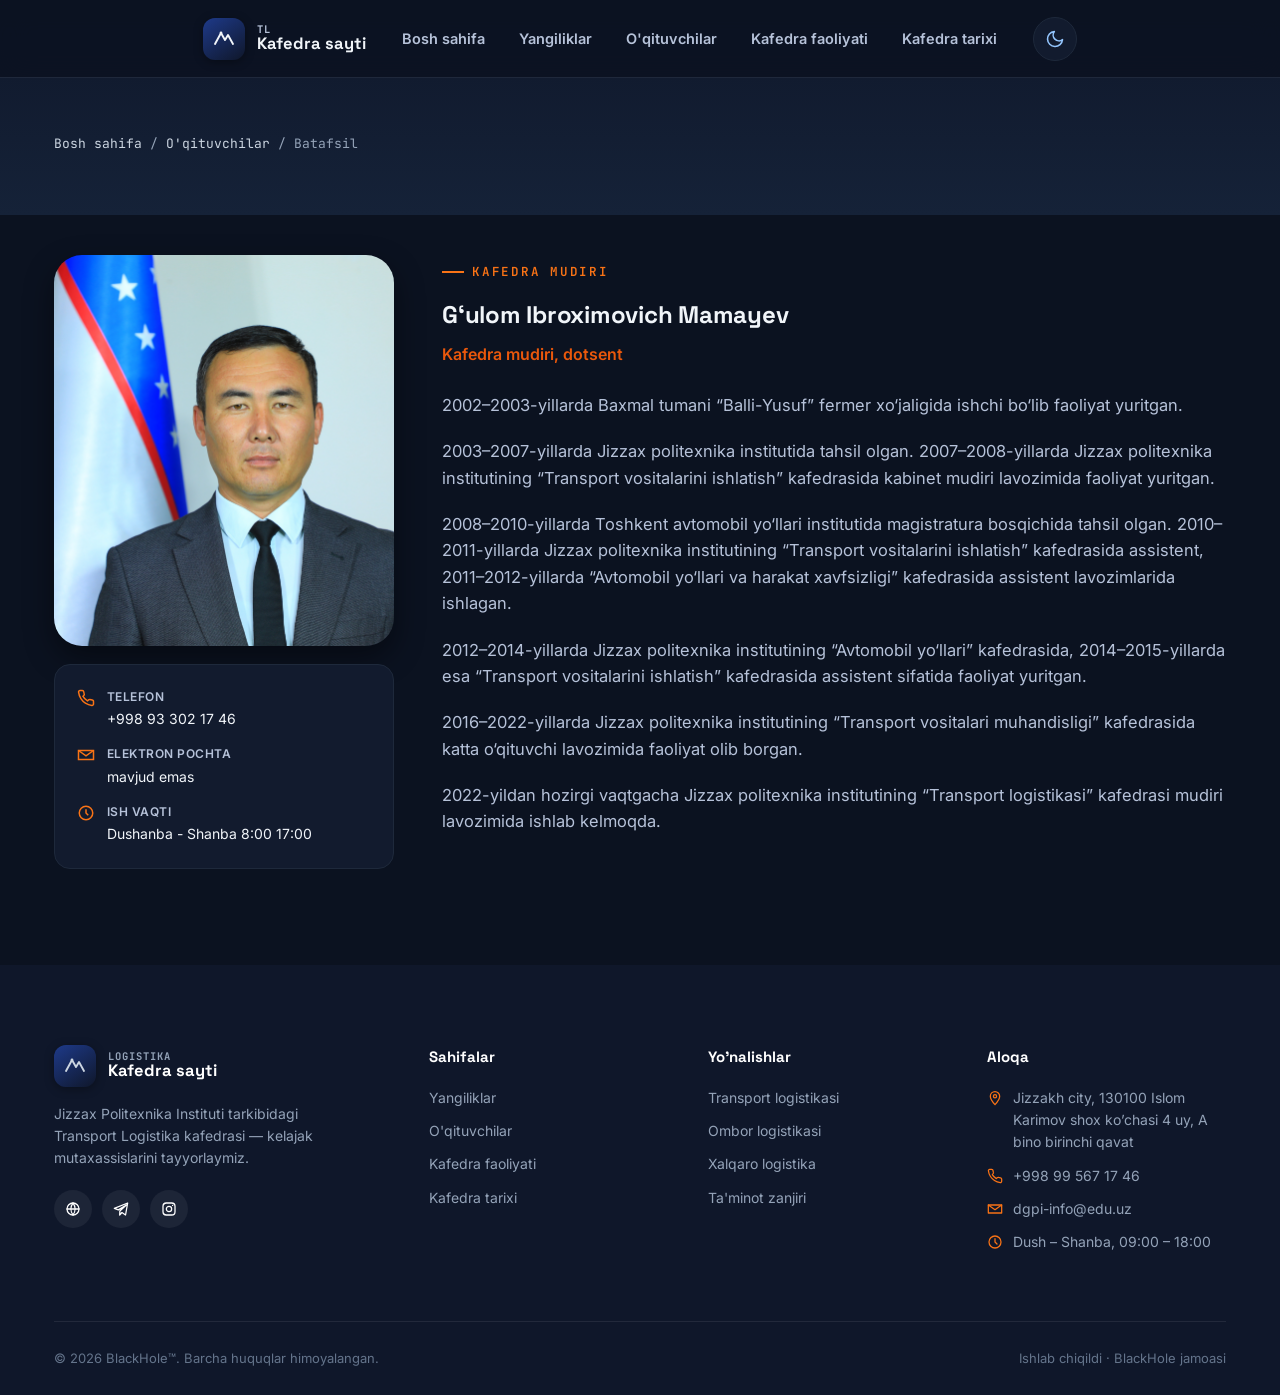
<file: oqituvchi.html>
<!DOCTYPE html>
<html lang="uz">
<head>
<meta charset="UTF-8">
<meta name="viewport" content="width=device-width, initial-scale=1.0">
<title>O'qituvchi — Logistika kafedrasi</title>
<meta name="description" content="O'qituvchi haqida to'liq ma'lumot: aloqa va ish vaqti.">
<link rel="preconnect" href="https://fonts.googleapis.com">
<link href="https://fonts.googleapis.com/css2?family=Space+Grotesk:wght@500;600;700&family=Inter:wght@400;500;600;700&family=JetBrains+Mono:wght@500;600&display=swap" rel="stylesheet">
<link rel="stylesheet" href="css/style.css">

</head>
<body>

<header class="site-header">
  <div class="container">
    <a href="index.html" class="brand">
      <span class="brand-mark"><svg class="" viewBox="0 0 24 24" fill="none" stroke="currentColor" stroke-width="1.9" stroke-linecap="round" stroke-linejoin="round"><path d="M3 17l6-11 4 7 3-5 5 9" /><circle cx="9" cy="6" r="1.4" fill="currentColor" stroke="none"/></svg></span>
      <span class="brand-text"><small>TL</small><span>Kafedra sayti</span></span>
    </a>
    <nav class="nav-links">
      <a href="index.html">Bosh sahifa</a>
<a href="yangiliklar.html">Yangiliklar</a>
<a href="oqituvchilar.html">O'qituvchilar</a>
<a href="faoliyat.html">Kafedra faoliyati</a>
<a href="tarix.html">Kafedra tarixi</a>
    </nav>
    <div class="header-actions">
      <button class="theme-toggle" aria-label="Kun / tun rejimi" title="Kun / tun rejimi">
        <svg class="icon-sun" viewBox="0 0 24 24" fill="none" stroke="currentColor" stroke-width="1.9" stroke-linecap="round" stroke-linejoin="round"><circle cx="12" cy="12" r="4.2"/><path d="M12 2v2.4M12 19.6V22M4.9 4.9l1.7 1.7M17.4 17.4l1.7 1.7M2 12h2.4M19.6 12H22M4.9 19.1l1.7-1.7M17.4 6.6l1.7-1.7"/></svg>
        <svg class="icon-moon" viewBox="0 0 24 24" fill="none" stroke="currentColor" stroke-width="1.9" stroke-linecap="round" stroke-linejoin="round"><path d="M21 12.8A9 9 0 1 1 11.2 3a7 7 0 0 0 9.8 9.8z"/></svg>
      </button>
      <button class="burger" aria-label="Menyu">
        <span></span><span></span><span></span>
      </button>
    </div>
  </div>
</header>


<section class="page-hero" style="padding-bottom:40px;">
  <div class="container">
    <div class="breadcrumb"><a href="index.html">Bosh sahifa</a> / <a href="oqituvchilar.html">O'qituvchilar</a> / <span>Batafsil</span></div>
  </div>
</section>
<section style="padding-top:40px;">
  <div class="container">
    <div class="teacher-detail" data-render="teacher-detail"></div>
  </div>
</section>


<footer class="site-footer" id="kontakt">
  <div class="container">
    <div class="footer-grid">
      <div class="footer-brand">
        <a href="index.html" class="brand">
          <span class="brand-mark"><svg class="" viewBox="0 0 24 24" fill="none" stroke="currentColor" stroke-width="1.9" stroke-linecap="round" stroke-linejoin="round"><path d="M3 17l6-11 4 7 3-5 5 9" /><circle cx="9" cy="6" r="1.4" fill="currentColor" stroke="none"/></svg></span>
          <span class="brand-text" style="color:#fff;"><small style="color:#94A3B8;">Logistika</small><span style="color:#fff;">Kafedra sayti</span></span>
        </a>
        <p>Jizzax Politexnika Instituti tarkibidagi Transport Logistika kafedrasi — kelajak mutaxassislarini tayyorlaymiz.</p>
         <div class="social-row" style="margin-top:20px;">
           <a href="https://jizpi.uz/uz/" target="_blank" aria-label="Website">
            <svg class="" viewBox="0 0 24 24" fill="none" stroke="currentColor" stroke-width="1.9" stroke-linecap="round" stroke-linejoin="round">
              <circle cx="12" cy="12" r="9"/>
              <line x1="3" y1="12" x2="21" y2="12"/>
              <path d="M12 3a15 15 0 0 1 0 18a15 15 0 0 1 0-18z"/>
            </svg>
          </a>
          <a href="https://t.me/transport_logistika_kafedrasi" target="_blank" aria-label="Telegram"><svg class="" viewBox="0 0 24 24" fill="none" stroke="currentColor" stroke-width="1.9" stroke-linecap="round" stroke-linejoin="round"><path d="M22 3L2 11l6 2.3L20 6l-9.7 9.1L10 21l3.4-3.7L18.8 21 22 3z"/></svg></a>
          <a href="https://www.instagram.com/jizpiuz/?hl=en" target="_blank" aria-label="Instagram"><svg class="" viewBox="0 0 24 24" fill="none" stroke="currentColor" stroke-width="1.9" stroke-linecap="round" stroke-linejoin="round"><rect x="3" y="3" width="18" height="18" rx="5"/><circle cx="12" cy="12" r="4"/><circle cx="17.4" cy="6.6" r="1" fill="currentColor" stroke="none"/></svg></a>
        </div>
      </div>
      <div class="footer-col">
        <h5>Sahifalar</h5>
        <ul>
          <li><a href="yangiliklar.html">Yangiliklar</a></li>
          <li><a href="oqituvchilar.html">O'qituvchilar</a></li>
          <li><a href="faoliyat.html">Kafedra faoliyati</a></li>
          <li><a href="tarix.html">Kafedra tarixi</a></li>
        </ul>
      </div>
      <div class="footer-col">
        <h5>Yo'nalishlar</h5>
        <ul>
          <li><a href="faoliyat.html">Transport logistikasi</a></li>
          <li><a href="faoliyat.html">Ombor logistikasi</a></li>
          <li><a href="faoliyat.html">Xalqaro logistika</a></li>
          <li><a href="faoliyat.html">Ta'minot zanjiri</a></li>
        </ul>
      </div>
      <div class="footer-col">
        <h5>Aloqa</h5>
        <ul>
          <li><svg class="" viewBox="0 0 24 24" fill="none" stroke="currentColor" stroke-width="1.9" stroke-linecap="round" stroke-linejoin="round"><path d="M12 22s7-7.4 7-12.5A7 7 0 0 0 5 9.5C5 14.6 12 22 12 22z"/><circle cx="12" cy="9.5" r="2.4"/></svg> <span>Jizzakh city, 130100 Islom Karimov shox ko’chasi 4 uy, A bino birinchi qavat</span></li>
          <li><svg class="" viewBox="0 0 24 24" fill="none" stroke="currentColor" stroke-width="1.9" stroke-linecap="round" stroke-linejoin="round"><path d="M22 16.9v3a2 2 0 0 1-2.2 2 19.8 19.8 0 0 1-8.6-3.1 19.5 19.5 0 0 1-6-6A19.8 19.8 0 0 1 2.1 4.2 2 2 0 0 1 4 2h3a2 2 0 0 1 2 1.7c.1.9.3 1.8.6 2.7a2 2 0 0 1-.4 2.1L8 9.9a16 16 0 0 0 6 6l1.4-1.4a2 2 0 0 1 2.1-.4c.9.3 1.8.5 2.7.6a2 2 0 0 1 1.8 2.2z"/></svg> <span>+998 99 567 17 46</span></li>
          <li><svg class="" viewBox="0 0 24 24" fill="none" stroke="currentColor" stroke-width="1.9" stroke-linecap="round" stroke-linejoin="round"><path d="M22 6l-10 7L2 6"/><path d="M2 6h20v12H2z"/></svg> <span>dgpi-info@edu.uz</span></li>
          <li><svg class="" viewBox="0 0 24 24" fill="none" stroke="currentColor" stroke-width="1.9" stroke-linecap="round" stroke-linejoin="round"><circle cx="12" cy="12" r="9"/><path d="M12 7v5l3 3"/></svg> <span>Dush – Shanba, 09:00 – 18:00</span></li>
        </ul>
      </div>
    </div>
    <div class="footer-bottom">
      <span>&copy; <span id="year"></span> <a href="http://blackhole.uz" target="_blank" rel="noopener noreferrer">BlackHole&TRADE;</a>. Barcha huquqlar himoyalangan.</span>
      <span>Ishlab chiqildi &middot; <a href="http://blackhole.uz" target="_blank" rel="noopener noreferrer">BlackHole</a> jamoasi</span>
    </div>
  </div>
</footer>
<script>document.getElementById('year').textContent = new Date().getFullYear();</script>

<script src="js/data.js"></script>
<script src="js/main.js"></script>
</body>
</html>
</file>
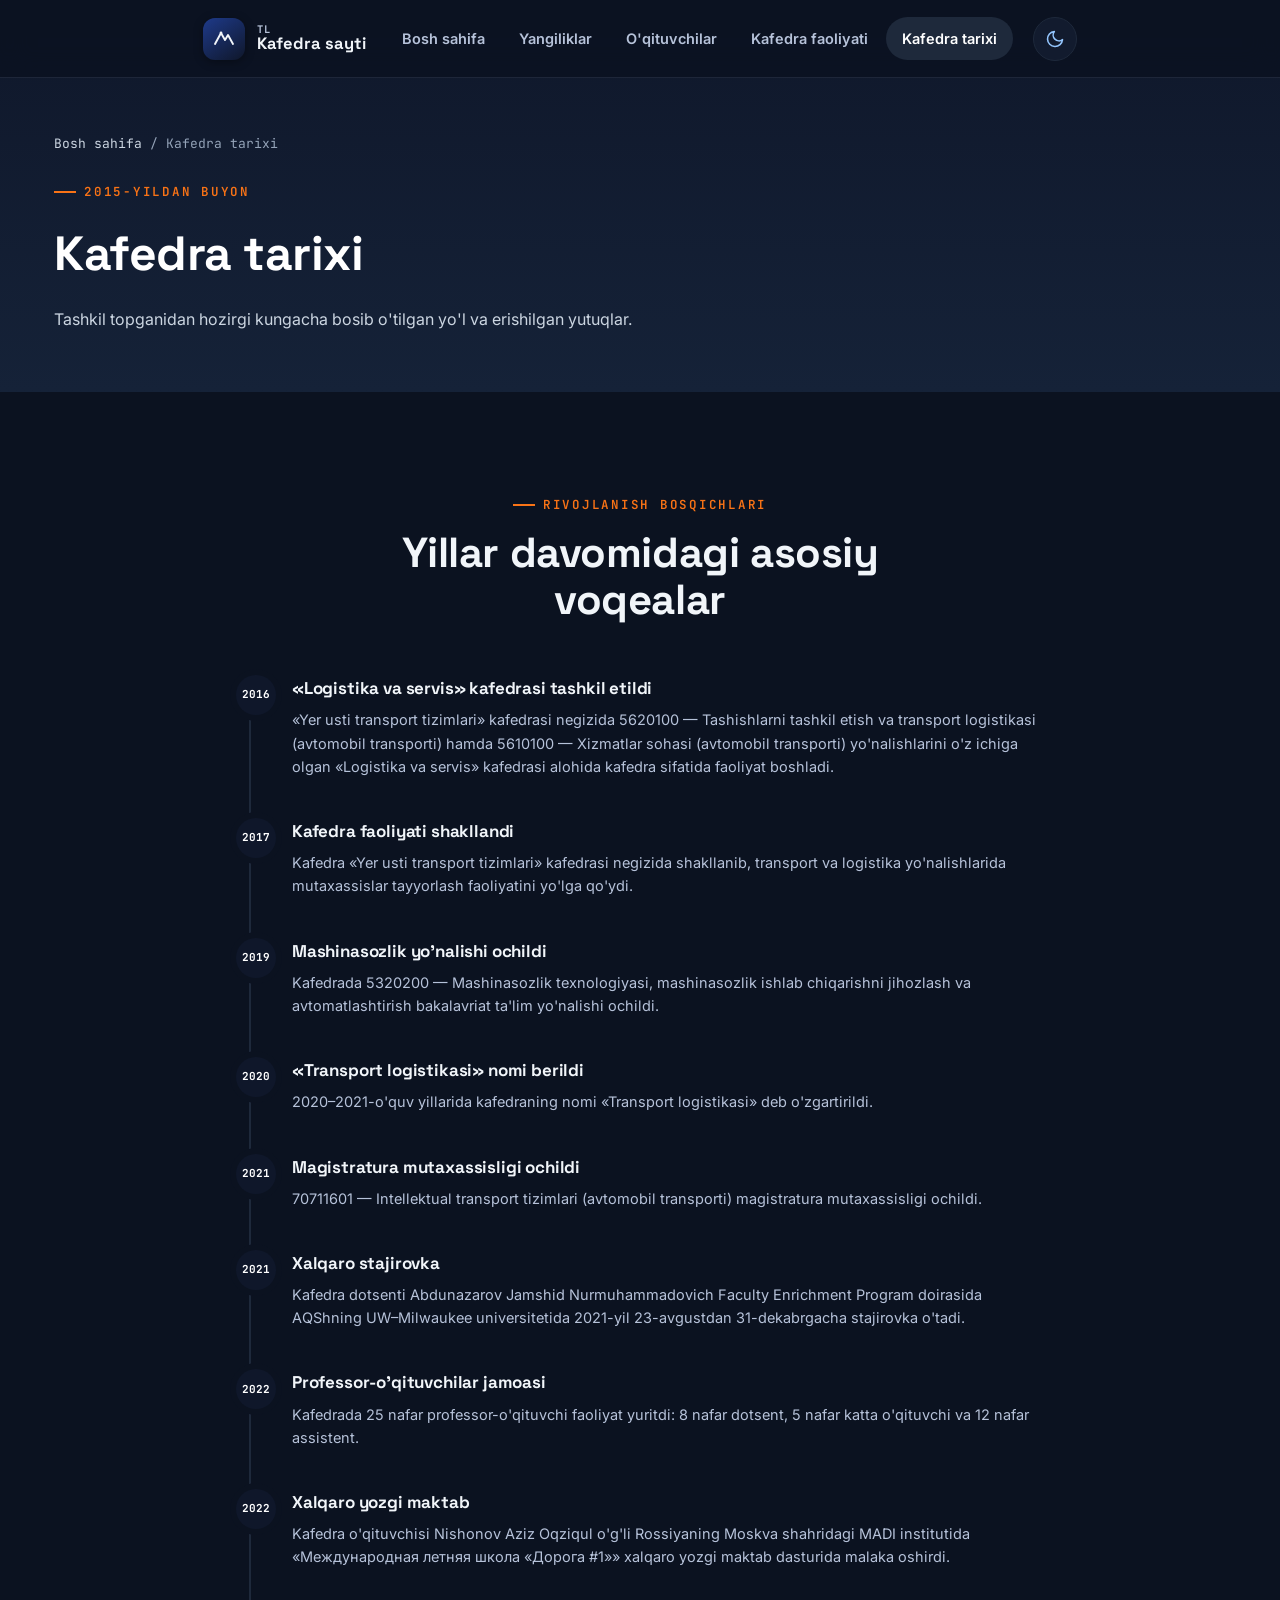
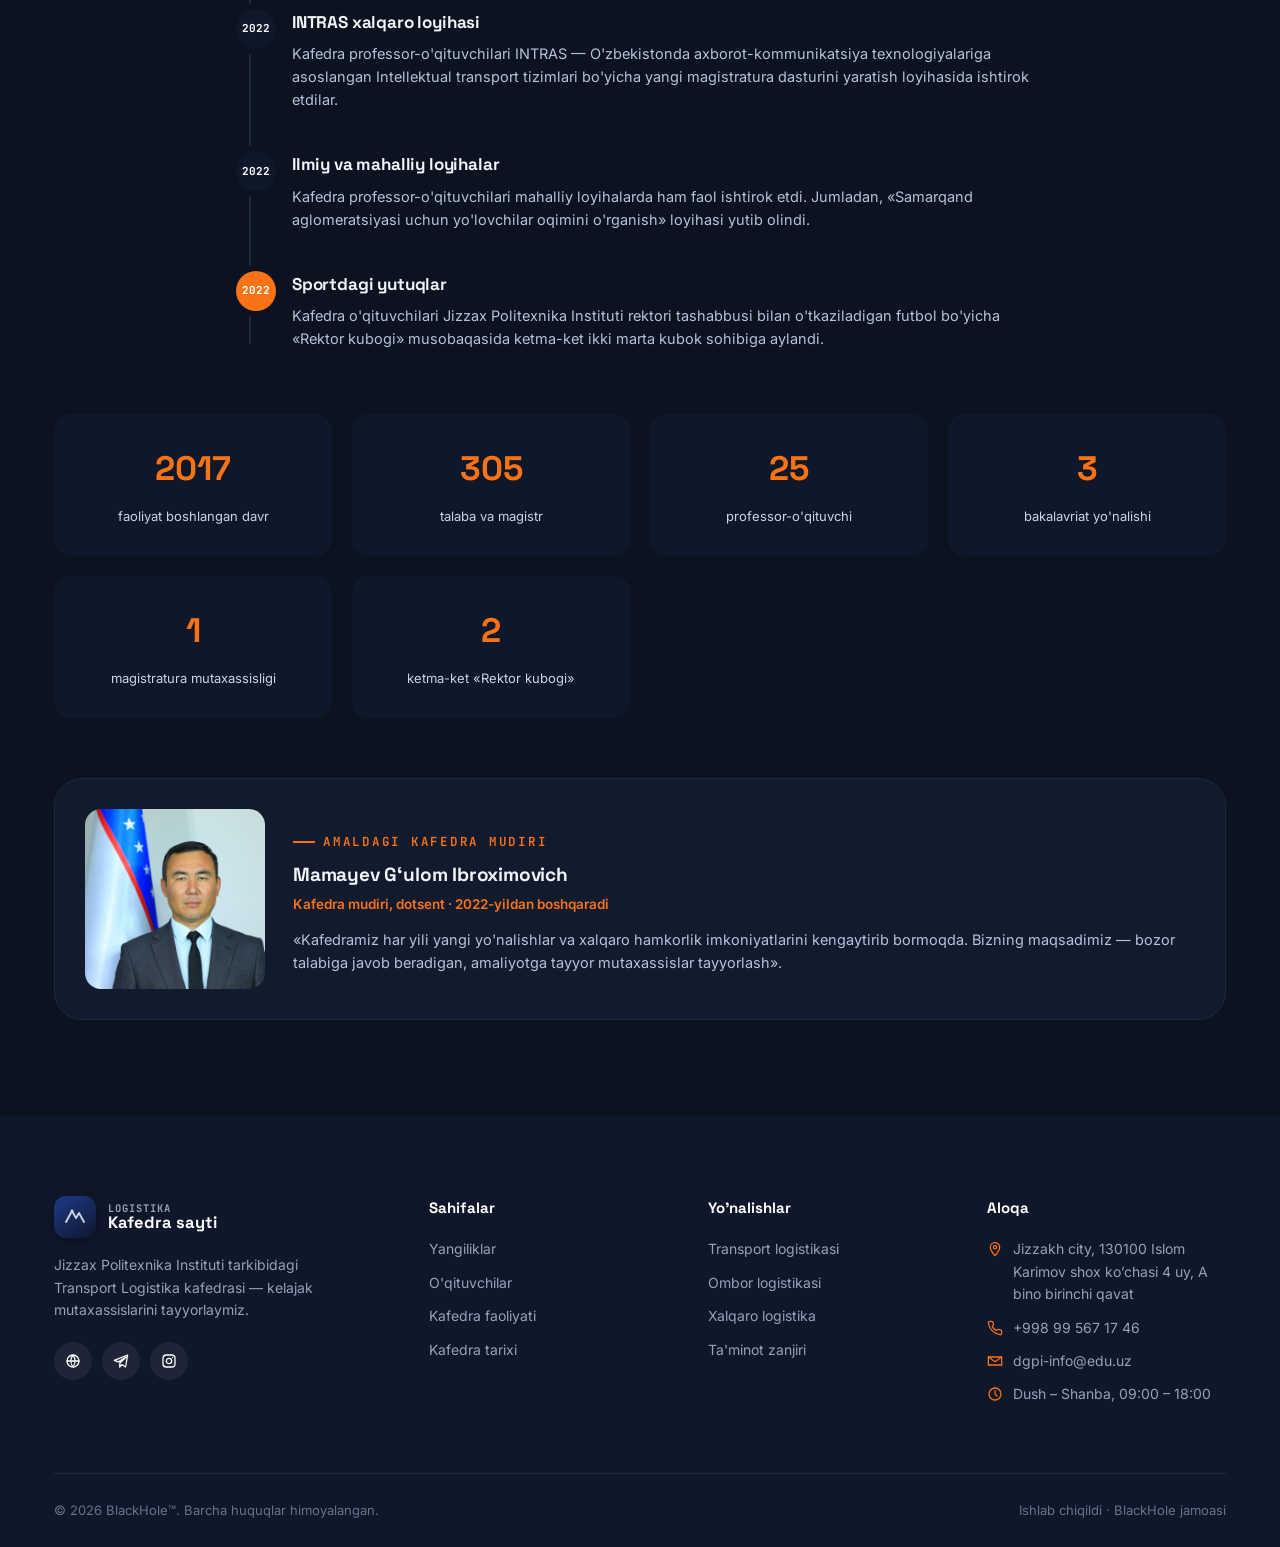
<file: tarix.html>
<!DOCTYPE html>
<html lang="uz">
<head>
<meta charset="UTF-8">
<meta name="viewport" content="width=device-width, initial-scale=1.0">
<title>Kafedra tarixi — Logistika kafedrasi</title>
<meta name="description" content="Logistika kafedrasining tashkil topishi va rivojlanish tarixi.">
<link rel="preconnect" href="https://fonts.googleapis.com">
<link href="https://fonts.googleapis.com/css2?family=Space+Grotesk:wght@500;600;700&family=Inter:wght@400;500;600;700&family=JetBrains+Mono:wght@500;600&display=swap" rel="stylesheet">
<link rel="stylesheet" href="css/style.css">

</head>
<body>

<header class="site-header">
  <div class="container">
    <a href="index.html" class="brand">
      <span class="brand-mark"><svg class="" viewBox="0 0 24 24" fill="none" stroke="currentColor" stroke-width="1.9" stroke-linecap="round" stroke-linejoin="round"><path d="M3 17l6-11 4 7 3-5 5 9" /><circle cx="9" cy="6" r="1.4" fill="currentColor" stroke="none"/></svg></span>
      <span class="brand-text"><small>TL</small><span>Kafedra sayti</span></span>
    </a>
    <nav class="nav-links">
      <a href="index.html">Bosh sahifa</a>
<a href="yangiliklar.html">Yangiliklar</a>
<a href="oqituvchilar.html">O'qituvchilar</a>
<a href="faoliyat.html">Kafedra faoliyati</a>
<a href="tarix.html">Kafedra tarixi</a>
    </nav>
    <div class="header-actions">
      <button class="theme-toggle" aria-label="Kun / tun rejimi" title="Kun / tun rejimi">
        <svg class="icon-sun" viewBox="0 0 24 24" fill="none" stroke="currentColor" stroke-width="1.9" stroke-linecap="round" stroke-linejoin="round"><circle cx="12" cy="12" r="4.2"/><path d="M12 2v2.4M12 19.6V22M4.9 4.9l1.7 1.7M17.4 17.4l1.7 1.7M2 12h2.4M19.6 12H22M4.9 19.1l1.7-1.7M17.4 6.6l1.7-1.7"/></svg>
        <svg class="icon-moon" viewBox="0 0 24 24" fill="none" stroke="currentColor" stroke-width="1.9" stroke-linecap="round" stroke-linejoin="round"><path d="M21 12.8A9 9 0 1 1 11.2 3a7 7 0 0 0 9.8 9.8z"/></svg>
      </button>
      <button class="burger" aria-label="Menyu">
        <span></span><span></span><span></span>
      </button>
    </div>
  </div>
</header>


<section class="page-hero">
  <div class="container">
    <div class="breadcrumb"><a href="index.html">Bosh sahifa</a> / <span>Kafedra tarixi</span></div>
    <span class="eyebrow">2015-yildan buyon</span>
    <h1>Kafedra tarixi</h1>
    <p>Tashkil topganidan hozirgi kungacha bosib o'tilgan yo'l va erishilgan yutuqlar.</p>
  </div>
</section>
<section>
  <div class="container">
    <div class="section-head center reveal">
      <span class="eyebrow">Rivojlanish bosqichlari</span>
      <h2>Yillar davomidagi asosiy voqealar</h2>
    </div>
    <div class="timeline" data-render="timeline"></div>
    <div class="stat-grid" data-render="stats"></div>
    <div class="director-banner reveal">
      <img src="./js/pics/teachers/mudir.jpg" alt="Kafedra mudiri">
      <div>
        <span class="eyebrow" style="margin-bottom:8px;">Amaldagi kafedra mudiri</span>
        <h4>Mamayev G‘ulom Ibroximovich</h4>
        <div class="role">Kafedra mudiri, dotsent · 2022-yildan boshqaradi</div>
        <p>«Kafedramiz har yili yangi yo'nalishlar va xalqaro hamkorlik imkoniyatlarini kengaytirib bormoqda. Bizning maqsadimiz — bozor talabiga javob beradigan, amaliyotga tayyor mutaxassislar tayyorlash».</p>
      </div>
    </div>
  </div>
</section>


<footer class="site-footer" id="kontakt">
  <div class="container">
    <div class="footer-grid">
      <div class="footer-brand">
        <a href="index.html" class="brand">
          <span class="brand-mark"><svg class="" viewBox="0 0 24 24" fill="none" stroke="currentColor" stroke-width="1.9" stroke-linecap="round" stroke-linejoin="round"><path d="M3 17l6-11 4 7 3-5 5 9" /><circle cx="9" cy="6" r="1.4" fill="currentColor" stroke="none"/></svg></span>
          <span class="brand-text" style="color:#fff;"><small style="color:#94A3B8;">Logistika</small><span style="color:#fff;">Kafedra sayti</span></span>
        </a>
        <p>Jizzax Politexnika Instituti tarkibidagi Transport Logistika kafedrasi — kelajak mutaxassislarini tayyorlaymiz.</p>
         <div class="social-row" style="margin-top:20px;">
           <a href="https://jizpi.uz/uz/" target="_blank" aria-label="Website">
            <svg class="" viewBox="0 0 24 24" fill="none" stroke="currentColor" stroke-width="1.9" stroke-linecap="round" stroke-linejoin="round">
              <circle cx="12" cy="12" r="9"/>
              <line x1="3" y1="12" x2="21" y2="12"/>
              <path d="M12 3a15 15 0 0 1 0 18a15 15 0 0 1 0-18z"/>
            </svg>
          </a>
          <a href="https://t.me/transport_logistika_kafedrasi" target="_blank" aria-label="Telegram"><svg class="" viewBox="0 0 24 24" fill="none" stroke="currentColor" stroke-width="1.9" stroke-linecap="round" stroke-linejoin="round"><path d="M22 3L2 11l6 2.3L20 6l-9.7 9.1L10 21l3.4-3.7L18.8 21 22 3z"/></svg></a>
          <a href="https://www.instagram.com/jizpiuz/?hl=en" target="_blank" aria-label="Instagram"><svg class="" viewBox="0 0 24 24" fill="none" stroke="currentColor" stroke-width="1.9" stroke-linecap="round" stroke-linejoin="round"><rect x="3" y="3" width="18" height="18" rx="5"/><circle cx="12" cy="12" r="4"/><circle cx="17.4" cy="6.6" r="1" fill="currentColor" stroke="none"/></svg></a>
        </div>
      </div>
      <div class="footer-col">
        <h5>Sahifalar</h5>
        <ul>
          <li><a href="yangiliklar.html">Yangiliklar</a></li>
          <li><a href="oqituvchilar.html">O'qituvchilar</a></li>
          <li><a href="faoliyat.html">Kafedra faoliyati</a></li>
          <li><a href="tarix.html">Kafedra tarixi</a></li>
        </ul>
      </div>
      <div class="footer-col">
        <h5>Yo'nalishlar</h5>
        <ul>
          <li><a href="faoliyat.html">Transport logistikasi</a></li>
          <li><a href="faoliyat.html">Ombor logistikasi</a></li>
          <li><a href="faoliyat.html">Xalqaro logistika</a></li>
          <li><a href="faoliyat.html">Ta'minot zanjiri</a></li>
        </ul>
      </div>
      <div class="footer-col">
        <h5>Aloqa</h5>
        <ul>
          <li><svg class="" viewBox="0 0 24 24" fill="none" stroke="currentColor" stroke-width="1.9" stroke-linecap="round" stroke-linejoin="round"><path d="M12 22s7-7.4 7-12.5A7 7 0 0 0 5 9.5C5 14.6 12 22 12 22z"/><circle cx="12" cy="9.5" r="2.4"/></svg> <span>Jizzakh city, 130100 Islom Karimov shox ko’chasi 4 uy, A bino birinchi qavat</span></li>
          <li><svg class="" viewBox="0 0 24 24" fill="none" stroke="currentColor" stroke-width="1.9" stroke-linecap="round" stroke-linejoin="round"><path d="M22 16.9v3a2 2 0 0 1-2.2 2 19.8 19.8 0 0 1-8.6-3.1 19.5 19.5 0 0 1-6-6A19.8 19.8 0 0 1 2.1 4.2 2 2 0 0 1 4 2h3a2 2 0 0 1 2 1.7c.1.9.3 1.8.6 2.7a2 2 0 0 1-.4 2.1L8 9.9a16 16 0 0 0 6 6l1.4-1.4a2 2 0 0 1 2.1-.4c.9.3 1.8.5 2.7.6a2 2 0 0 1 1.8 2.2z"/></svg> <span>+998 99 567 17 46</span></li>
          <li><svg class="" viewBox="0 0 24 24" fill="none" stroke="currentColor" stroke-width="1.9" stroke-linecap="round" stroke-linejoin="round"><path d="M22 6l-10 7L2 6"/><path d="M2 6h20v12H2z"/></svg> <span>dgpi-info@edu.uz</span></li>
          <li><svg class="" viewBox="0 0 24 24" fill="none" stroke="currentColor" stroke-width="1.9" stroke-linecap="round" stroke-linejoin="round"><circle cx="12" cy="12" r="9"/><path d="M12 7v5l3 3"/></svg> <span>Dush – Shanba, 09:00 – 18:00</span></li>
        </ul>
      </div>
    </div>
    <div class="footer-bottom">
      <span>&copy; <span id="year"></span> <a href="http://blackhole.uz" target="_blank" rel="noopener noreferrer">BlackHole&TRADE;</a>. Barcha huquqlar himoyalangan.</span>
      <span>Ishlab chiqildi &middot; <a href="http://blackhole.uz" target="_blank" rel="noopener noreferrer">BlackHole</a> jamoasi</span>
    </div>
  </div>
</footer>
<script>document.getElementById('year').textContent = new Date().getFullYear();</script>

<script src="js/data.js"></script>
<script src="js/main.js"></script>
</body>
</html>
</file>
<file: css/style.css>
/* ==========================================================================
   LOGISTIKA KAFEDRASI — DIZAYN TOKENLARI
   ========================================================================== */
:root {
  /* 60% — Deep Navy */
  --navy-900: #0F172A;
  --navy-800: #152238;
  --navy-700: #1E3A8A;
  --navy-600: #2947a3;

  /* 30% — Slate / White */
  --bg: #F8FAFC;
  --surface: #FFFFFF;
  --slate-200: #E2E8F0;
  --slate-400: #94A3B8;
  --slate-500: #64748B;

  /* 10% — Vibrant Orange */
  --orange: #F97316;
  --orange-dark: #EA580C;
  --orange-light: #FFEDD5;

  --text: #0F172A;
  --text-soft: #475569;
  --white: #FFFFFF;

  --radius-sm: 8px;
  --radius-md: 16px;
  --radius-lg: 28px;

  --shadow-sm: 0 2px 10px rgba(15, 23, 42, .06);
  --shadow-md: 0 12px 30px rgba(15, 23, 42, .10);
  --shadow-lg: 0 24px 60px rgba(15, 23, 42, .16);

  --font-display: 'Space Grotesk', sans-serif;
  --font-body: 'Inter', sans-serif;
  --font-mono: 'JetBrains Mono', monospace;

  --header-h: 78px;
  --transition: .28s cubic-bezier(.4, 0, .2, 1);
}

/* ---- Tun rejimi (dark mode) ---- */
body.dark {
  --bg: #0B1220;
  --surface: #121B2E;
  --slate-200: #1E293B;
  --slate-400: #64748B;
  --slate-500: #94A3B8;
  --text: #F1F5F9;
  --text-soft: #B6C2D9;
  --white: #0F172A;
  --shadow-sm: 0 2px 10px rgba(0, 0, 0, .35);
  --shadow-md: 0 12px 30px rgba(0, 0, 0, .45);
  --shadow-lg: 0 24px 60px rgba(0, 0, 0, .55);
}

* {
  box-sizing: border-box;
  margin: 0;
  padding: 0;
}

html {
  scroll-behavior: smooth;
}

body {
  font-family: var(--font-body);
  background: var(--bg);
  color: var(--text);
  line-height: 1.6;
  transition: background var(--transition), color var(--transition);
  overflow-x: hidden;
}

img {
  max-width: 100%;
  display: block;
}

a {
  color: inherit;
  text-decoration: none;
}

ul {
  list-style: none;
}

button {
  font-family: inherit;
  cursor: pointer;
  border: none;
  background: none;
}

.container {
  max-width: 1220px;
  margin: 0 auto;
  padding: 0 24px;
  
  /* width: 100%;
  display: flex;
  justify-content: space-between;
  align-items: center;
  flex-direction: column; */
}

section {
  padding: 96px 0;
}

h1,
h2,
h3,
h4 {
  font-family: var(--font-display);
  font-weight: 700;
  letter-spacing: -.01em;
  color: var(--text);
}

::selection {
  background: var(--orange);
  color: #fff;
}

@media (prefers-reduced-motion: reduce) {
  * {
    animation-duration: .001ms !important;
    animation-iteration-count: 1 !important;
    transition-duration: .001ms !important;
    scroll-behavior: auto !important;
  }
}

/* ==========================================================================
   EYEBROW / LABEL / SECTION HEAD
   ========================================================================== */
.eyebrow {
  display: inline-flex;
  align-items: center;
  gap: 8px;
  font-family: var(--font-mono);
  font-size: 12.5px;
  letter-spacing: .14em;
  text-transform: uppercase;
  color: var(--orange);
  font-weight: 600;
  margin-bottom: 14px;
}

.eyebrow::before {
  content: "";
  width: 22px;
  height: 2px;
  background: var(--orange);
  display: inline-block;
}

.section-head {
  max-width: 640px;
  margin-bottom: 52px;
}

.section-head h2 {
  font-size: clamp(28px, 3.6vw, 42px);
  line-height: 1.12;
  margin-bottom: 14px;
}

.section-head p {
  color: var(--text-soft);
  font-size: 16.5px;
}

.section-head.center {
  margin-left: auto;
  margin-right: auto;
  text-align: center;
}

/* ==========================================================================
   HEADER / NAV
   ========================================================================== */
.site-header {
  position: fixed;
  top: 0;
  left: 0;
  right: 0;
  z-index: 1000;
  height: var(--header-h);
  display: flex;
  align-items: center;
  border-bottom: 1px solid rgba(15, 23, 42, .06);
  transition: border-color var(--transition);
}

/* Blur lives on a pseudo-element, not the header itself — putting a
   backdrop-filter directly on .site-header would create a new CSS
   containing block, which traps its position:fixed mobile nav panel
   inside the header's own box instead of the viewport. */
.site-header::before {
  content: "";
  position: absolute;
  inset: 0;
  z-index: -1;
  background: rgba(248, 250, 252, .82);
  backdrop-filter: blur(14px);
  -webkit-backdrop-filter: blur(14px);
  transition: background var(--transition);
}

body.dark .site-header::before {
  background: rgba(11, 18, 32, .82);
}

body.dark .site-header {
  border-bottom: 1px solid rgba(255, 255, 255, .06);
}

.site-header .container {
  display: flex;
  align-items: center;
  justify-content: space-between;
  gap: 20px;
}

.brand {
  display: flex;
  align-items: center;
  gap: 12px;
  font-family: var(--font-display);
  font-weight: 700;
}

.brand-mark {
  width: 42px;
  height: 42px;
  border-radius: 12px;
  background: linear-gradient(145deg, var(--navy-700), var(--navy-900));
  display: flex;
  align-items: center;
  justify-content: center;
  flex-shrink: 0;
  box-shadow: var(--shadow-sm);
}

.brand-mark svg {
  width: 24px;
  height: 24px;
}

.brand-text {
  display: flex;
  flex-direction: column;
  line-height: 1.15;
}

.brand-text small {
  font-family: var(--font-mono);
  font-size: 10.5px;
  letter-spacing: .1em;
  color: var(--text-soft);
  text-transform: uppercase;
}

.brand-text span {
  font-size: 16.5px;
}

.nav-links {
  display: flex;
  align-items: center;
  gap: 2px;
}

.nav-links a {
  position: relative;
  padding: 10px 16px;
  font-size: 14.5px;
  font-weight: 600;
  color: var(--text-soft);
  border-radius: 999px;
  transition: color var(--transition), background var(--transition);
  white-space: nowrap;
}

.nav-links a:hover {
  color: var(--navy-900);
}

body.dark .nav-links a:hover {
  color: var(--white);
}

.nav-links a.active {
  color: var(--navy-900);
  background: var(--slate-200);
}

body.dark .nav-links a.active {
  color: #fff;
}

.header-actions {
  display: flex;
  align-items: center;
  gap: 10px;
}

.theme-toggle {
  width: 44px;
  height: 44px;
  border-radius: 50%;
  background: var(--surface);
  border: 1px solid var(--slate-200);
  display: flex;
  align-items: center;
  justify-content: center;
  position: relative;
  overflow: hidden;
  transition: background var(--transition), border-color var(--transition), transform .2s;
  flex-shrink: 0;
}

.theme-toggle:hover {
  transform: translateY(-2px);
}

.theme-toggle svg {
  width: 20px;
  height: 20px;
  position: absolute;
  transition: transform .45s cubic-bezier(.4, 0, .2, 1), opacity .35s;
}

.theme-toggle .icon-sun {
  color: var(--orange);
  opacity: 1;
  transform: rotate(0deg) scale(1);
}

.theme-toggle .icon-moon {
  color: var(--navy-700);
  opacity: 0;
  transform: rotate(90deg) scale(.4);
}

body.dark .theme-toggle .icon-sun {
  opacity: 0;
  transform: rotate(-90deg) scale(.4);
}

body.dark .theme-toggle .icon-moon {
  opacity: 1;
  transform: rotate(0deg) scale(1);
  color: #93c5fd;
}

.btn {
  display: inline-flex;
  align-items: center;
  justify-content: center;
  gap: 8px;
  padding: 13px 26px;
  border-radius: 999px;
  font-weight: 700;
  font-size: 14.5px;
  transition: transform var(--transition), box-shadow var(--transition), background var(--transition), color var(--transition);
  white-space: nowrap;
}

.btn-primary {
  background: var(--orange);
  color: #fff;
  box-shadow: 0 10px 24px rgba(249, 115, 22, .32);
}

.btn-primary:hover {
  background: var(--orange-dark);
  transform: translateY(-2px);
  box-shadow: 0 14px 30px rgba(249, 115, 22, .4);
}

.btn-ghost {
  background: transparent;
  color: var(--text);
  border: 1.5px solid var(--slate-200);
}

.btn-ghost:hover {
  border-color: var(--navy-700);
  color: var(--navy-700);
}

body.dark .btn-ghost:hover {
  color: #fff;
  border-color: #fff;
}

.btn-dark {
  background: var(--navy-900);
  color: #fff;
}

.btn-dark:hover {
  background: var(--navy-700);
  transform: translateY(-2px);
}

.btn-sm {
  padding: 9px 18px;
  font-size: 13.5px;
}

.burger {
  display: none;
  width: 44px;
  height: 44px;
  border-radius: 12px;
  border: 1px solid var(--slate-200);
  align-items: center;
  justify-content: center;
  flex-direction: column;
  gap: 5px;
}

.burger span {
  width: 20px;
  height: 2px;
  background: var(--text);
  display: block;
  transition: .3s;
}

.burger.open span:nth-child(1) {
  transform: translateY(7px) rotate(45deg);
}

.burger.open span:nth-child(2) {
  opacity: 0;
}

.burger.open span:nth-child(3) {
  transform: translateY(-7px) rotate(-45deg);
}

/* ==========================================================================
   HERO — signature: route line with moving vehicles + day/night sky
   ========================================================================== */
.hero {
  position: relative;
  padding: calc(var(--header-h) + 64px) 0 0;
  overflow: hidden;
  background: linear-gradient(180deg, var(--navy-900) 0%, var(--navy-800) 60%, var(--bg) 100%);
}

.hero-sky {
  position: absolute;
  inset: 0;
  z-index: 0;
  overflow: hidden;
}

.hero-sky .star {
  position: absolute;
  width: 2px;
  height: 2px;
  background: #fff;
  border-radius: 50%;
  opacity: 0;
  transition: opacity .6s;
}

body.dark .hero-sky .star {
  opacity: .8;
  animation: twinkle 3.5s ease-in-out infinite;
}

@keyframes twinkle {

  0%,
  100% {
    opacity: .25;
  }

  50% {
    opacity: .9;
  }
}

.hero-sun {
  position: absolute;
  top: 64px;
  right: 9%;
  width: 64px;
  height: 64px;
  border-radius: 50%;
  background: radial-gradient(circle at 35% 35%, #FFE9C7, var(--orange));
  box-shadow: 0 0 70px 18px rgba(249, 115, 22, .55);
  transition: transform .6s cubic-bezier(.4, 0, .2, 1), opacity .6s;
}

body.dark .hero-sun {
  transform: translateY(-140px) scale(.7);
  opacity: 0;
}

.hero-moon {
  position: absolute;
  top: 56px;
  right: 10%;
  width: 46px;
  height: 46px;
  border-radius: 50%;
  background: #E6EDFB;
  box-shadow: inset -10px -4px 0 0 #C7D5F0, 0 0 40px 6px rgba(230, 237, 251, .35);
  opacity: 0;
  transform: translateY(140px) scale(.7);
  transition: transform .6s cubic-bezier(.4, 0, .2, 1), opacity .6s;
}

body.dark .hero-moon {
  opacity: 1;
  transform: translateY(0) scale(1);
}

.hero .container {
  position: relative;
  z-index: 2;
}

.hero-inner {
  max-width: 760px;
  padding-bottom: 80px;
}

.hero-badge {
  display: inline-flex;
  align-items: center;
  gap: 8px;
  padding: 8px 16px;
  border-radius: 999px;
  background: rgba(255, 255, 255, .08);
  border: 1px solid rgba(255, 255, 255, .14);
  font-family: var(--font-mono);
  font-size: 12.5px;
  letter-spacing: .08em;
  color: #CBD5E1;
  margin-bottom: 26px;
}

.hero-badge .dot {
  width: 7px;
  height: 7px;
  border-radius: 50%;
  background: #22C55E;
  box-shadow: 0 0 10px #22C55E;
}

.hero h1 {
  color: #fff;
  font-size: clamp(36px, 5.4vw, 64px);
  line-height: 1.06;
  letter-spacing: -.02em;
  margin-bottom: 22px;
}

.hero h1 em {
  font-style: normal;
  color: var(--orange);
}

.hero p.lead {
  color: #CBD5E1;
  font-size: 18px;
  max-width: 560px;
  margin-bottom: 36px;
}

.hero-cta {
  display: flex;
  gap: 14px;
  flex-wrap: wrap;
  margin-bottom: 56px;
}

.hero-stats {
  display: flex;
  gap: 36px;
  flex-wrap: wrap;
}

.hero-stats div {
  border-left: 2px solid var(--orange);
  padding-left: 14px;
}

.hero-stats strong {
  display: block;
  font-family: var(--font-display);
  font-size: 26px;
  color: #fff;
}

.hero-stats span {
  font-size: 12.5px;
  color: #94A3B8;
  font-family: var(--font-mono);
  letter-spacing: .04em;
}

/* ---- Route strip: dashed multimodal road with moving icons ---- */
.route-strip {
  position: relative;
  height: 110px;
  background: linear-gradient(180deg, rgba(255, 255, 255, .04), rgba(255, 255, 255, .01));
  border-top: 1px solid rgba(255, 255, 255, .1);
}

.route-line {
  position: absolute;
  left: 0;
  right: 0;
  top: 50%;
  height: 2px;
  transform: translateY(-50%);
  background-image: repeating-linear-gradient(90deg, rgba(255, 255, 255, .35) 0 22px, transparent 22px 40px);
}

.route-icon {
  position: absolute;
  top: 50%;
  width: 38px;
  height: 38px;
  transform: translate(0, -50%);
  color: var(--orange);
  animation-timing-function: linear;
  animation-iteration-count: infinite;
}

.route-icon svg {
  width: 100%;
  height: 100%;
  filter: drop-shadow(0 4px 10px rgba(249, 115, 22, .5));
}

.route-icon.truck {
  animation-name: driveA;
  animation-duration: 9s;
  color: #F97316;
}

.route-icon.ship {
  top: 64%;
  animation-name: driveB;
  animation-duration: 13s;
  color: #38BDF8;
}

.route-icon.plane {
  top: 26%;
  animation-name: driveC;
  animation-duration: 7s;
  color: #F1F5F9;
}

@keyframes driveA {
  from {
    left: -8%;
  }

  to {
    left: 104%;
  }
}

@keyframes driveB {
  from {
    left: -10%;
  }

  to {
    left: 106%;
  }
}

@keyframes driveC {
  from {
    left: -6%;
  }

  to {
    left: 104%;
  }
}

/* ==========================================================================
   YO'NALISHLAR (direction cards)
   ========================================================================== */
.directions-grid {
  display: grid;
  grid-template-columns: repeat(4, 1fr);
  gap: 20px;
}

.direction-card {
  background: var(--surface);
  border: 1px solid var(--slate-200);
  border-radius: var(--radius-md);
  padding: 30px 26px;
  transition: transform var(--transition), box-shadow var(--transition), border-color var(--transition);
}

.direction-card:hover {
  transform: translateY(-6px);
  box-shadow: var(--shadow-md);
  border-color: transparent;
}

.direction-icon {
  width: 52px;
  height: 52px;
  border-radius: 14px;
  background: var(--orange-light);
  color: var(--orange-dark);
  display: flex;
  align-items: center;
  justify-content: center;
  margin-bottom: 20px;
}

body.dark .direction-icon {
  background: rgba(249, 115, 22, .14);
  color: var(--orange);
}

.direction-icon svg {
  width: 26px;
  height: 26px;
}

.direction-card h3 {
  font-size: 18.5px;
  margin-bottom: 10px;
}

.direction-card p {
  color: var(--text-soft);
  font-size: 14.5px;
}

/* ==========================================================================
   NEWS CARDS
   ========================================================================== */
.news-toolbar {
  display: flex;
  align-items: flex-end;
  justify-content: space-between;
  gap: 20px;
  flex-wrap: wrap;
  margin-bottom: 52px;
}

.news-grid {
  display: grid;
  grid-template-columns: repeat(3, 1fr);
  gap: 26px;
}

.news-card {
  background: var(--surface);
  border-radius: var(--radius-md);
  overflow: hidden;
  border: 1px solid var(--slate-200);
  transition: transform var(--transition), box-shadow var(--transition);
  display: flex;
  flex-direction: column;
}

.news-card:hover {
  transform: translateY(-6px);
  box-shadow: var(--shadow-lg);
}

.news-thumb {
  position: relative;
  aspect-ratio: 16/10.5;
  overflow: hidden;
  background: var(--slate-200);
}

.news-thumb img {
  width: 100%;
  height: 100%;
  object-fit: cover;
  transition: transform .5s;
}

.news-card:hover .news-thumb img {
  transform: scale(1.06);
}

.news-date {
  position: absolute;
  left: 14px;
  bottom: 14px;
  background: rgba(15, 23, 42, .75);
  color: #fff;
  font-family: var(--font-mono);
  font-size: 11.5px;
  letter-spacing: .05em;
  padding: 6px 11px;
  border-radius: 8px;
  backdrop-filter: blur(6px);
}

.news-body {
  padding: 22px 22px 26px;
  flex: 1;
  display: flex;
  flex-direction: column;
}

.news-body h3 {
  font-size: 18px;
  line-height: 1.32;
  margin-bottom: 10px;
}

.news-body p {
  color: var(--text-soft);
  font-size: 14.5px;
  flex: 1;
  margin-bottom: 16px;
}

.news-link {
  display: inline-flex;
  align-items: center;
  gap: 6px;
  font-weight: 700;
  font-size: 13.5px;
  color: var(--navy-700);
}

body.dark .news-link {
  color: #93c5fd;
}

.news-link svg {
  width: 15px;
  height: 15px;
  transition: transform .25s;
}

.news-card:hover .news-link svg {
  transform: translateX(4px);
}

/* ==========================================================================
   TEACHERS
   ========================================================================== */
.teacher-lead {
  margin-bottom: 46px;
}

.teacher-lead .teacher-card {
  max-width: none;
}

.teachers-grid {
  width: 100%;
  display: flex;
  justify-content: space-between;
  flex-wrap: wrap;
  grid-template-columns: repeat(3, 1fr);
  gap: 24px;
}

.teacher-card {
  width: 30%;
  height: auto;
  background: var(--surface);
  border: 1px solid var(--slate-200);
  border-radius: var(--radius-md);
  overflow: hidden;
  transition: transform var(--transition), box-shadow var(--transition);
  display: flex;
  flex-direction: column;
}

.teacher-card:hover {
  transform: translateY(-6px);
  box-shadow: var(--shadow-md);
}

.teacher-photo {
  aspect-ratio: 4/4.4;
  overflow: hidden;
  background: var(--slate-200);
  position: relative;
}

.teacher-photo img {
  width: 100%;
  height: 100%;
  object-fit: cover;
  object-position: center;
}

.teacher-tag {
  position: absolute;
  top: 12px;
  left: 12px;
  background: var(--orange);
  color: #fff;
  font-family: var(--font-mono);
  font-size: 11px;
  letter-spacing: .06em;
  padding: 5px 10px;
  border-radius: 999px;
  text-transform: uppercase;
}

.teacher-info {
  padding: 20px 20px 24px;
}

.teacher-info h3 {
  font-size: 17.5px;
  margin-bottom: 6px;
}

.teacher-info .role {
  color: var(--orange-dark);
  font-size: 13px;
  font-weight: 600;
  margin-bottom: 14px;
}

body.dark .teacher-info .role {
  color: var(--orange);
}

.teacher-mini {
  display: flex;
  flex-direction: column;
  gap: 6px;
  font-size: 13px;
  color: var(--text-soft);
  margin-bottom: 16px;
}

.teacher-mini span {
  display: flex;
  align-items: center;
  gap: 8px;
}

.teacher-mini svg {
  width: 14px;
  height: 14px;
  flex-shrink: 0;
  color: var(--slate-400);
}

/* teacher detail */
.teacher-detail {
  display: grid;
  grid-template-columns: 340px 1fr;
  gap: 48px;
  align-items: start;
}

.td-photo {
  border-radius: var(--radius-lg);
  overflow: hidden;
  box-shadow: var(--shadow-md);
  /* position: sticky; */
  top: 110px;
}

.td-photo img {
  aspect-ratio: 4/4.6;
  object-fit: cover;
}

.td-card {
  background: var(--surface);
  border: 1px solid var(--slate-200);
  border-radius: var(--radius-md);
  padding: 22px;
  margin-top: 18px;
  display: flex;
  flex-direction: column;
  gap: 14px;
}

.td-card .row {
  display: flex;
  align-items: flex-start;
  gap: 12px;
  font-size: 14px;
}

.td-card .row svg {
  width: 18px;
  height: 18px;
  color: var(--orange-dark);
  flex-shrink: 0;
  margin-top: 2px;
}

body.dark .td-card .row svg {
  color: var(--orange);
}

.td-card .row b {
  display: block;
  font-size: 12px;
  color: var(--text-soft);
  font-weight: 600;
  margin-bottom: 2px;
  text-transform: uppercase;
  letter-spacing: .04em;
}

.subject-pill {
  display: inline-block;
  background: var(--orange-light);
  color: var(--orange-dark);
  font-size: 12.5px;
  font-weight: 600;
  padding: 6px 12px;
  border-radius: 999px;
  margin: 0 6px 6px 0;
}

body.dark .subject-pill {
  background: rgba(249, 115, 22, .14);
  color: var(--orange);
}

/* ==========================================================================
   ACTIVITIES / SUBJECTS
   ========================================================================== */
.subjects-grid {
  display: grid;
  grid-template-columns: repeat(3, 1fr);
  gap: 24px;
}

.subject-card {
  background: var(--surface);
  border: 1px solid var(--slate-200);
  border-radius: var(--radius-md);
  overflow: hidden;
  transition: transform var(--transition), box-shadow var(--transition);
}

.subject-card:hover {
  transform: translateY(-6px);
  box-shadow: var(--shadow-md);
}

.subject-thumb {
  aspect-ratio: 16/10;
  overflow: hidden;
  background: var(--slate-200);
}

.subject-thumb img {
  width: 100%;
  height: 100%;
  object-fit: cover;
}

.subject-body {
  padding: 20px 22px 24px;
}

.subject-body h3 {
  font-size: 17px;
  margin-bottom: 10px;
}

.subject-body p {
  font-size: 14px;
  color: var(--text-soft);
}

/* ==========================================================================
   HISTORY TIMELINE
   ========================================================================== */
.timeline {
  position: relative;
  max-width: 820px;
  margin: 0 auto;
  padding-left: 6px;
}

.timeline::before {
  content: "";
  position: absolute;
  left: 19px;
  top: 6px;
  bottom: 6px;
  width: 2px;
  background: var(--slate-200);
}

.tl-item {
  position: relative;
  padding-left: 56px;
  margin-bottom: 40px;
}

.tl-item:last-child {
  margin-bottom: 0;
}

.tl-dot {
  position: absolute;
  left: 0;
  top: 0;
  width: 40px;
  height: 40px;
  border-radius: 50%;
  background: var(--navy-900);
  color: #fff;
  display: flex;
  align-items: center;
  justify-content: center;
  font-family: var(--font-mono);
  font-size: 11px;
  font-weight: 700;
  box-shadow: 0 0 0 6px var(--bg);
}

.tl-item.accent .tl-dot {
  background: var(--orange);
}

.tl-item h4 {
  font-size: 17px;
  margin-bottom: 6px;
}

.tl-item p {
  color: var(--text-soft);
  font-size: 14.5px;
}

.stat-grid {
  display: grid;
  grid-template-columns: repeat(4, 1fr);
  gap: 20px;
  margin-top: 64px;
}

.stat-card {
  background: var(--navy-900);
  border-radius: var(--radius-md);
  padding: 28px 22px;
  text-align: center;
}

.stat-card strong {
  display: block;
  font-family: var(--font-display);
  font-size: 34px;
  color: var(--orange);
  margin-bottom: 6px;
}

.stat-card span {
  color: #CBD5E1;
  font-size: 13px;
}

.history-teaser {
  display: grid;
  grid-template-columns: 1fr 1fr;
  gap: 48px;
  align-items: center;
}

.history-teaser-stats {
  display: grid;
  grid-template-columns: repeat(2, 1fr);
  gap: 20px;
}

.director-banner {
  display: grid;
  grid-template-columns: 180px 1fr;
  gap: 28px;
  align-items: center;
  background: var(--surface);
  border: 1px solid var(--slate-200);
  border-radius: var(--radius-lg);
  padding: 30px;
  margin-top: 60px;
}

.director-banner img {
  width: 100%;
  aspect-ratio: 1/1;
  object-fit: cover;
  border-radius: var(--radius-md);
}

.director-banner h4 {
  font-size: 19px;
  margin-bottom: 4px;
}

.director-banner .role {
  color: var(--orange-dark);
  font-weight: 600;
  font-size: 13.5px;
  margin-bottom: 12px;
}

body.dark .director-banner .role {
  color: var(--orange);
}

.director-banner p {
  color: var(--text-soft);
  font-size: 14.5px;
}

/* ==========================================================================
   GENERIC: page hero (inner pages), breadcrumb, article
   ========================================================================== */
.page-hero {
  padding: calc(var(--header-h) + 56px) 0 60px;
  background: linear-gradient(180deg, var(--navy-900), var(--navy-800));
}

.page-hero .eyebrow {
  color: var(--orange);
}

.page-hero h1 {
  color: #fff;
  font-size: clamp(30px, 4.4vw, 48px);
  margin-bottom: 14px;
}

.page-hero p {
  color: #CBD5E1;
  max-width: 600px;
  font-size: 16px;
}

.breadcrumb {
  display: flex;
  gap: 8px;
  align-items: center;
  font-size: 13px;
  color: #94A3B8;
  margin-bottom: 20px;
  font-family: var(--font-mono);
}

.breadcrumb a {
  color: #CBD5E1;
}

.breadcrumb a:hover {
  color: #fff;
}

.article-wrap {
  max-width: 820px;
  margin: 0 auto;
}

.article-cover {
  border-radius: var(--radius-lg);
  overflow: hidden;
  margin-bottom: 32px;
  box-shadow: var(--shadow-md);
  background: var(--slate-200);
}

.article-cover img {
  width: 100%;
  aspect-ratio: 16/8.5;
  object-fit: cover;
}

.article-meta {
  display: flex;
  gap: 18px;
  align-items: center;
  margin-bottom: 18px;
  flex-wrap: wrap;
}

.article-meta .pill {
  font-family: var(--font-mono);
  font-size: 12px;
  background: var(--orange-light);
  color: var(--orange-dark);
  padding: 6px 12px;
  border-radius: 999px;
}

body.dark .article-meta .pill {
  background: rgba(249, 115, 22, .14);
  color: var(--orange);
}

.article-title {
  font-size: clamp(26px, 3.6vw, 38px);
  line-height: 1.18;
  margin-bottom: 26px;
}

.article-body p {
  font-size: 16.5px;
  color: var(--text-soft);
  margin-bottom: 20px;
}

.article-gallery {
  display: grid;
  grid-template-columns: repeat(3, 1fr);
  gap: 14px;
  margin: 34px 0;
}

.article-gallery img {
  border-radius: var(--radius-sm);
  aspect-ratio: 4/3;
  object-fit: cover;
}

.back-link {
  display: inline-flex;
  align-items: center;
  gap: 8px;
  font-weight: 700;
  color: var(--navy-700);
  margin-bottom: 30px;
  font-size: 14.5px;
}

body.dark .back-link {
  color: #93c5fd;
}

.back-link svg {
  width: 16px;
  height: 16px;
}

.related-news {
  margin-top: 70px;
  padding-top: 50px;
  border-top: 1px solid var(--slate-200);
}

/* ==========================================================================
   FOOTER
   ========================================================================== */
.site-footer {
  background: var(--navy-900);
  color: #CBD5E1;
  padding-top: 80px;
}

.footer-grid {
  display: grid;
  grid-template-columns: 1.4fr 1fr 1fr 1fr;
  gap: 40px;
  padding-bottom: 56px;
  border-bottom: 1px solid rgba(255, 255, 255, .08);
}

.footer-brand p {
  margin-top: 16px;
  font-size: 14px;
  color: #94A3B8;
  max-width: 280px;
}

.footer-col h5 {
  color: #fff;
  font-family: var(--font-display);
  font-size: 15px;
  margin-bottom: 18px;
}

.footer-col ul li {
  margin-bottom: 11px;
  font-size: 14px;
}

.footer-col ul li a:hover {
  color: var(--orange);
}

.footer-col ul li {
  display: flex;
  gap: 10px;
  align-items: flex-start;
  color: #94A3B8;
}

.footer-col ul li svg {
  width: 16px;
  height: 16px;
  color: var(--orange);
  flex-shrink: 0;
  margin-top: 3px;
}

.footer-bottom {
  display: flex;
  justify-content: space-between;
  align-items: center;
  padding: 26px 0;
  font-size: 13px;
  color: #64748B;
  flex-wrap: wrap;
  gap: 10px;
}

.social-row {
  display: flex;
  gap: 10px;
}

.social-row a {
  width: 38px;
  height: 38px;
  border-radius: 50%;
  background: rgba(255, 255, 255, .06);
  display: flex;
  align-items: center;
  justify-content: center;
  transition: background .25s, transform .25s;
}

.social-row a:hover {
  background: var(--orange);
  transform: translateY(-3px);
}

.social-row svg {
  width: 16px;
  height: 16px;
  color: #fff;
}

/* ==========================================================================
   REVEAL ON SCROLL
   ========================================================================== */
.reveal {
  opacity: 0;
  transform: translateY(26px);
  transition: opacity .7s ease, transform .7s ease;
}

.reveal.in {
  opacity: 1;
  transform: translateY(0);
}

/* ==========================================================================
   RESPONSIVE
   ========================================================================== */
@media (max-width:1080px) {
  .directions-grid {
    grid-template-columns: repeat(2, 1fr);
  }

  .news-grid {
    grid-template-columns: repeat(2, 1fr);
  }

  .teachers-grid {
    grid-template-columns: repeat(2, 1fr);
  }

  .subjects-grid {
    grid-template-columns: repeat(2, 1fr);
  }

  .stat-grid {
    grid-template-columns: repeat(2, 1fr);
  }

  .footer-grid {
    grid-template-columns: 1fr 1fr;
  }

  .teacher-detail {
    grid-template-columns: 280px 1fr;
    gap: 32px;
  }

  .history-teaser {
    grid-template-columns: 1fr;
  }
}

@media (max-width:860px) {
  .nav-links {
    position: fixed;
    top: var(--header-h);
    left: 0;
    right: 0;
    bottom: 0;
    background: var(--bg);
    flex-direction: column;
    align-items: stretch;
    padding: 18px;
    transform: translateX(-100%);
    transition: transform .35s ease;
    overflow-y: auto;
    border-top: 1px solid var(--slate-200);
  }

  .nav-links.open {
    transform: translateX(0);
  }
  .teacher-card {
    width: 45%;
  }

  .nav-links a {
    padding: 16px 14px;
    font-size: 16px;
    border-radius: 12px;
  }

  .burger {
    display: flex;
  }

  .header-actions .btn-ghost.header-cta {
    display: none;
  }

  section {
    padding: 64px 0;
  }

  .teacher-detail {
    grid-template-columns: 1fr;
  }

  .td-photo {
    position: static;
    max-width: 280px;
    margin: 0 auto;
  }
}

@media (max-width:680px) {

  .directions-grid,
  .news-grid,
  .teachers-grid,
  .subjects-grid,
  .stat-grid {
    grid-template-columns: 1fr;
  }

  .footer-grid {
    grid-template-columns: 1fr;
  }

  .hero-stats {
    gap: 24px;
  }

  .director-banner {
    grid-template-columns: 1fr;
    text-align: center;
  }

  .director-banner img {
    max-width: 150px;
    margin: 0 auto;
  }

  .article-gallery {
    grid-template-columns: 1fr 1fr;
  }

  .route-strip {
    height: 84px;
  }

  .history-teaser-stats {
    grid-template-columns: 1fr 1fr;
  }
}

@media (max-width: 426px) {
  .article-gallery {
    grid-template-columns: 1fr;
  }
  .teacher-card {
    width: 100%;
  }
  .hero-cta {
    flex-direction: column;
    align-items: stretch;
  }

  .hero-cta .btn {
    width: 100%;
  }
}
</file>
